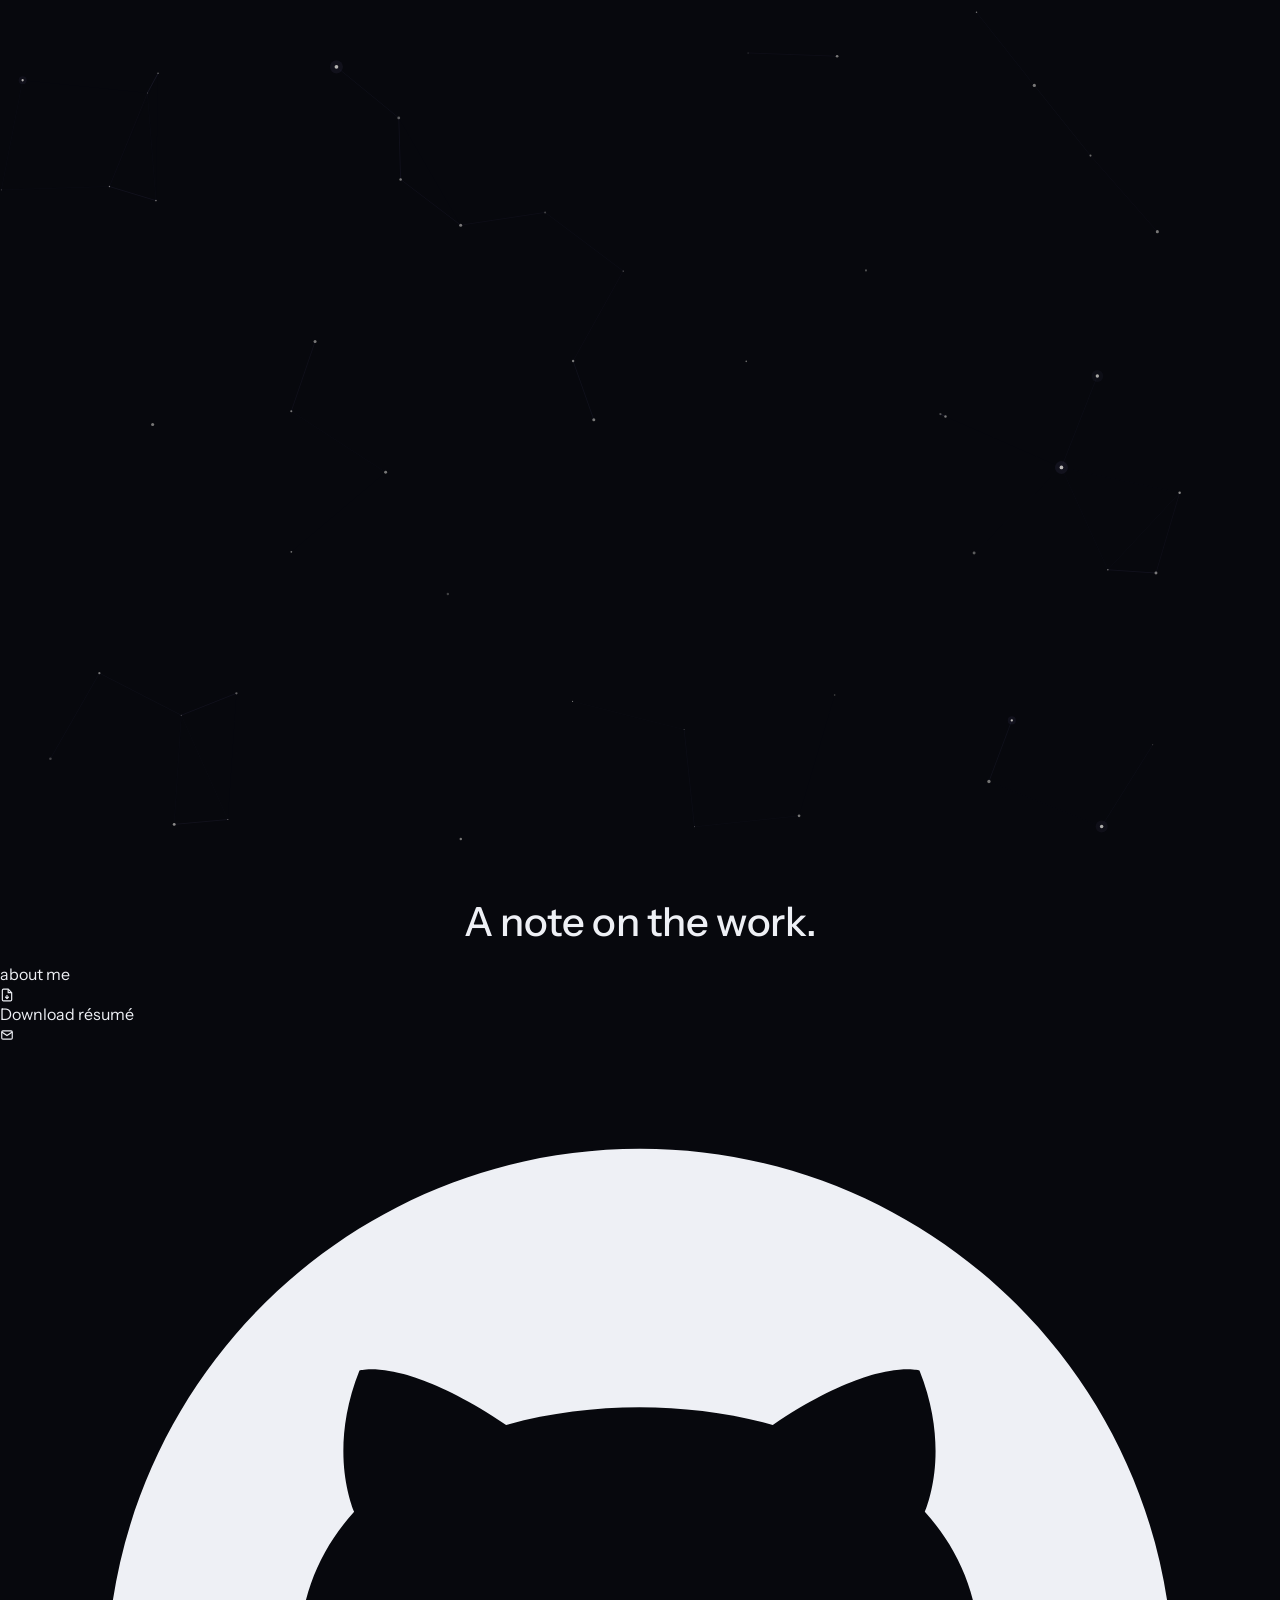
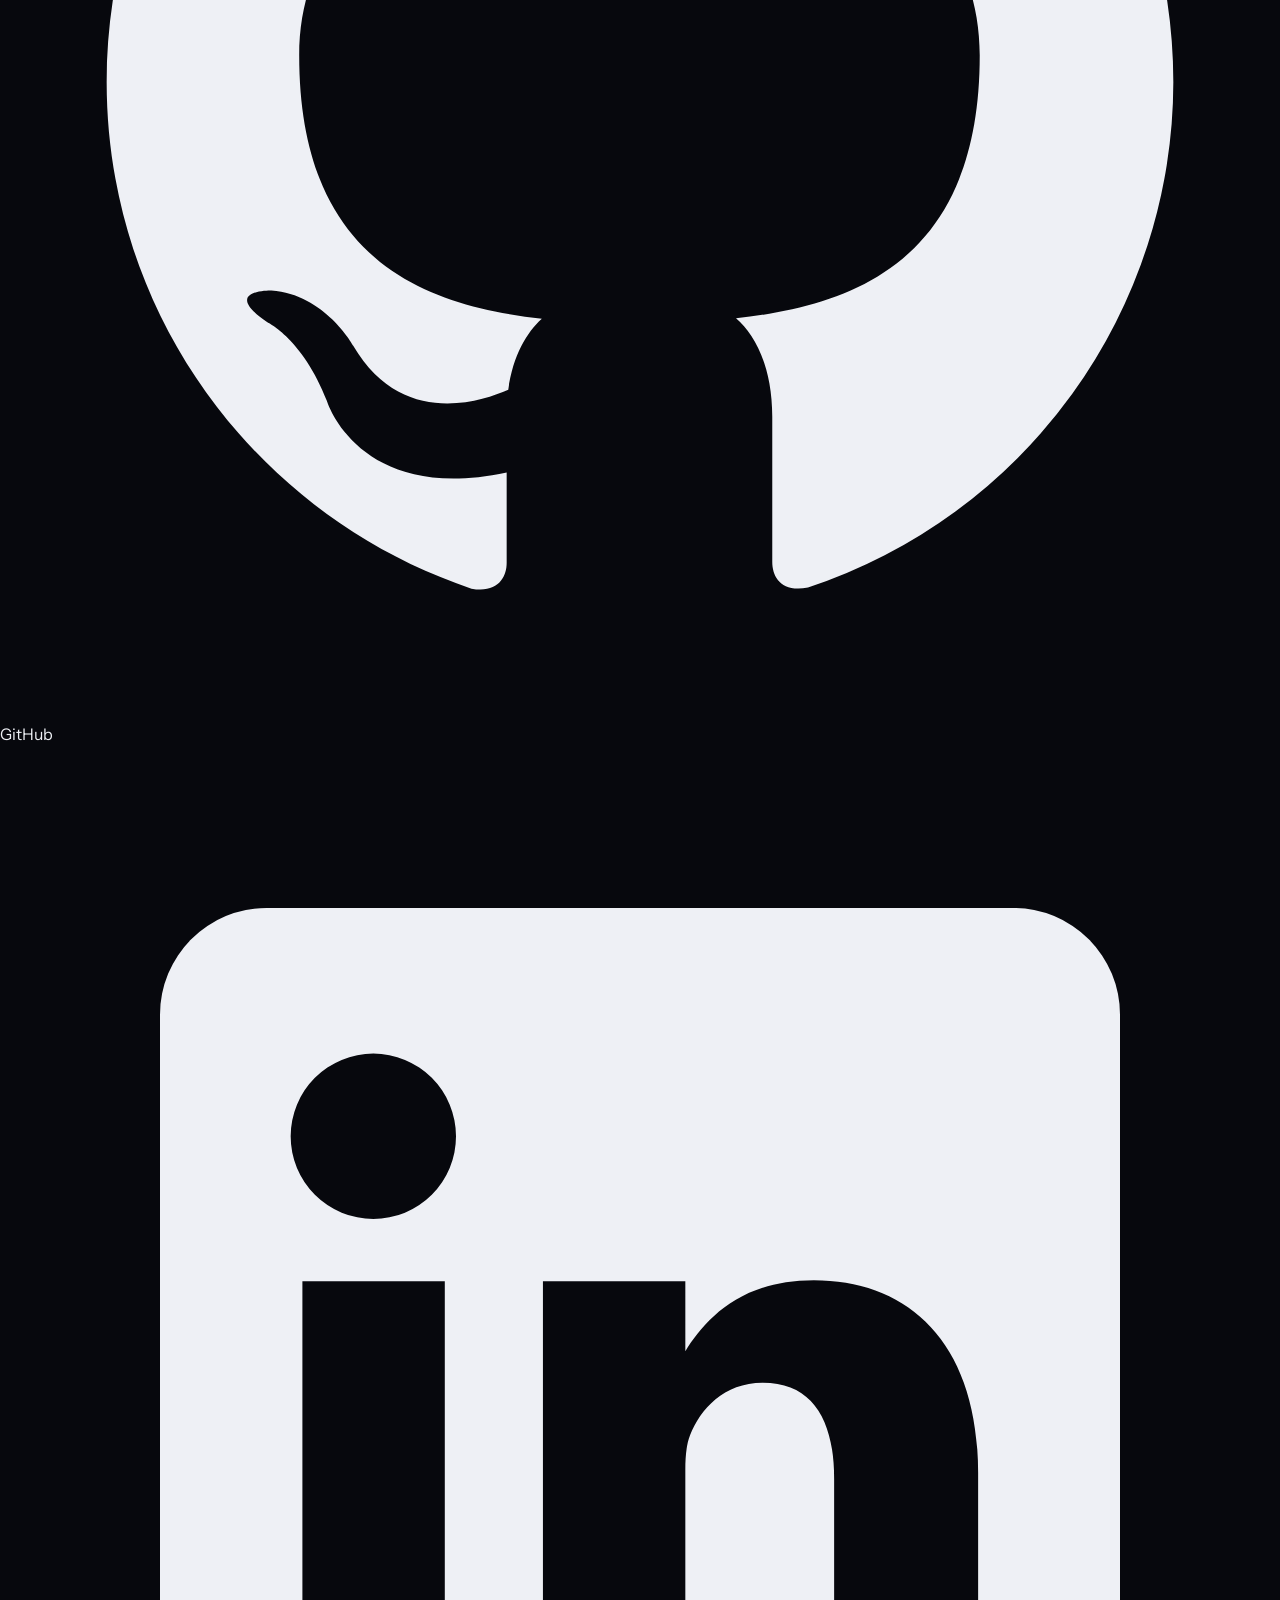
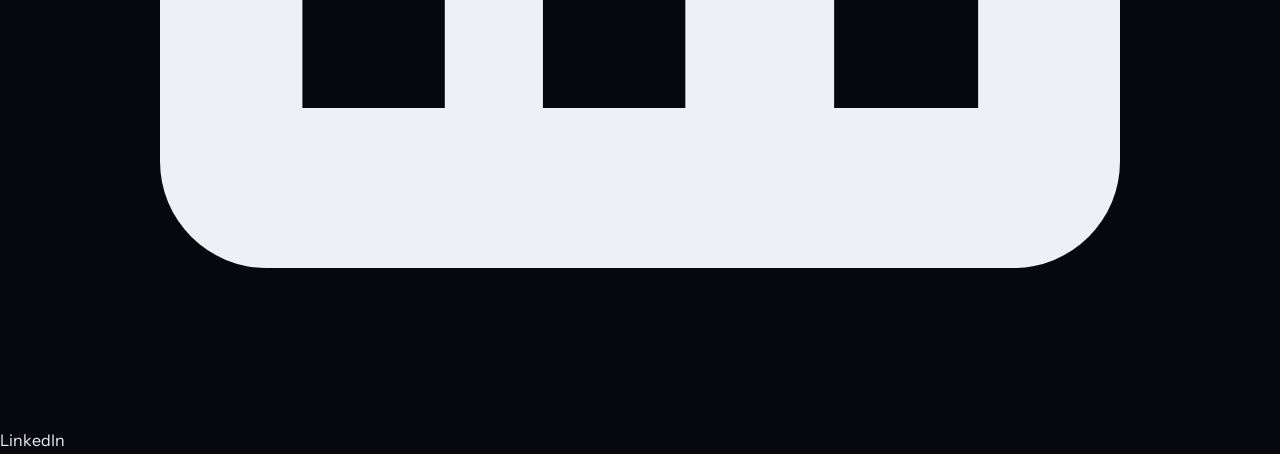
<file: about.html>
<!doctype html>
<html lang="en">
<head>
<meta charset="utf-8" />
<meta name="viewport" content="width=device-width, initial-scale=1" />
<title>About — Eshaan Sharma</title>
<link rel="preconnect" href="https://fonts.googleapis.com">
<link rel="preconnect" href="https://fonts.gstatic.com" crossorigin>
<link href="https://fonts.googleapis.com/css2?family=Cormorant+Garamond:ital,wght@0,300;0,400;1,300;1,400&family=JetBrains+Mono:wght@400;500&family=Geist:wght@300;400;500&display=swap" rel="stylesheet">
<link rel="stylesheet" href="styles.css?v=27">
</head>
<body>
<main>
  <section style="padding: 160px var(--gutter) 40px 24px;">
    <div class="shell" style="text-align: center;">
      <h1 style="font-family: var(--font-sans); font-weight: 500; font-size: clamp(28px, 3.4vw, 40px); line-height: 1.1; letter-spacing: -0.01em; margin-bottom: 18px;">A note on the work.</h1>
    </div>
  </section>

  <div class="section-divider" aria-hidden="true">
    <span class="section-divider__count">about me</span>
  </div>

  <section style="padding: 32px var(--gutter) var(--section);">
    <div class="shell shell--narrow">

      <div class="about-id reveal">
        <div class="about-id__left">
          <div class="about-id__info">
            <div class="about-id__name serif" id="m-name"></div>
            <div class="about-id__role" id="m-role"></div>
            <div class="about-id__loc" id="m-loc"></div>
          </div>
        </div>

        <div class="about-id__divider" aria-hidden="true"></div>

        <div class="about-id__right">
          <a class="about-cta about-cta--primary" href="" id="m-resume">
            <svg viewBox="0 0 24 24" width="14" height="14" fill="none" stroke="currentColor" stroke-width="2"><path d="M14 2H6a2 2 0 0 0-2 2v16a2 2 0 0 0 2 2h12a2 2 0 0 0 2-2V8z"/><path d="M14 2v6h6"/><path d="M12 18v-6"/><path d="m9 15 3 3 3-3"/></svg>
            <span>Download résumé</span>
          </a>
          <a class="about-cta" href="" id="m-email">
            <svg viewBox="0 0 24 24" width="14" height="14" fill="none" stroke="currentColor" stroke-width="2"><rect x="3" y="5" width="18" height="14" rx="2"/><path d="m3 7 9 6 9-6"/></svg>
            <span id="m-email-label"></span>
          </a>
          <div class="about-cta-row">
            <a class="about-cta about-cta--ghost" id="s-gh" target="_blank" aria-label="GitHub">
              <svg viewBox="0 0 24 24" fill="currentColor"><path d="M12 2C6.48 2 2 6.48 2 12c0 4.42 2.87 8.17 6.84 9.5.5.09.66-.22.66-.48v-1.7c-2.78.6-3.37-1.34-3.37-1.34-.45-1.16-1.11-1.47-1.11-1.47-.91-.62.07-.6.07-.6 1 .07 1.53 1.03 1.53 1.03.89 1.52 2.34 1.08 2.91.83.09-.65.35-1.08.63-1.33-2.22-.25-4.55-1.11-4.55-4.94 0-1.09.39-1.99 1.03-2.69-.1-.25-.45-1.27.1-2.65 0 0 .84-.27 2.75 1.02.8-.22 1.65-.33 2.5-.33s1.7.11 2.5.33c1.91-1.29 2.75-1.02 2.75-1.02.55 1.38.2 2.4.1 2.65.64.7 1.03 1.6 1.03 2.69 0 3.84-2.34 4.69-4.57 4.93.36.31.68.92.68 1.85V21c0 .27.16.58.67.48A10 10 0 0 0 22 12c0-5.52-4.48-10-10-10z"/></svg>
              <span>GitHub</span>
            </a>
            <a class="about-cta about-cta--ghost" id="s-li" target="_blank" aria-label="LinkedIn">
              <svg viewBox="0 0 24 24" fill="currentColor"><path d="M19 3a2 2 0 0 1 2 2v14a2 2 0 0 1-2 2H5a2 2 0 0 1-2-2V5a2 2 0 0 1 2-2h14zM8.34 18V10H5.67v8h2.67zM7 8.83a1.55 1.55 0 1 0 0-3.1 1.55 1.55 0 0 0 0 3.1zM18.34 18v-4.4c0-2.47-1.32-3.62-3.08-3.62-1.42 0-2.06.78-2.41 1.33V10h-2.67v8h2.67v-4.47c0-.24.02-.48.09-.65.19-.48.63-.98 1.36-.98.96 0 1.34.73 1.34 1.8V18h2.7z"/></svg>
              <span>LinkedIn</span>
            </a>
          </div>
        </div>
      </div>

      <div class="about-body" id="body"></div>

    </div>
  </section>
</main>

<script src="data.js?v=27"></script>
<script src="layout.js?v=27"></script>
<script>
  const D = window.PORTFOLIO;
  document.getElementById('m-name').textContent = D.identity.name;
  document.getElementById('m-role').textContent = D.identity.role;
  document.getElementById('m-loc').textContent = D.identity.location;
  const eBtn = document.getElementById('m-email');
  eBtn.href = 'mailto:' + D.identity.email;
  document.getElementById('m-email-label').textContent = D.identity.email;
  const gh = document.getElementById('s-gh'); gh.href = D.identity.github;
  const li = document.getElementById('s-li'); li.href = D.identity.linkedin;
  document.getElementById('m-resume').href = D.identity.resume;
  document.getElementById('body').innerHTML = D.about.paragraphs.map((p, i) => `<p class="reveal" style="transition-delay: ${i * 80}ms">${p}</p>`).join('');
  if (window.observeReveal) window.observeReveal();
</script>
</body>
</html>
</file>
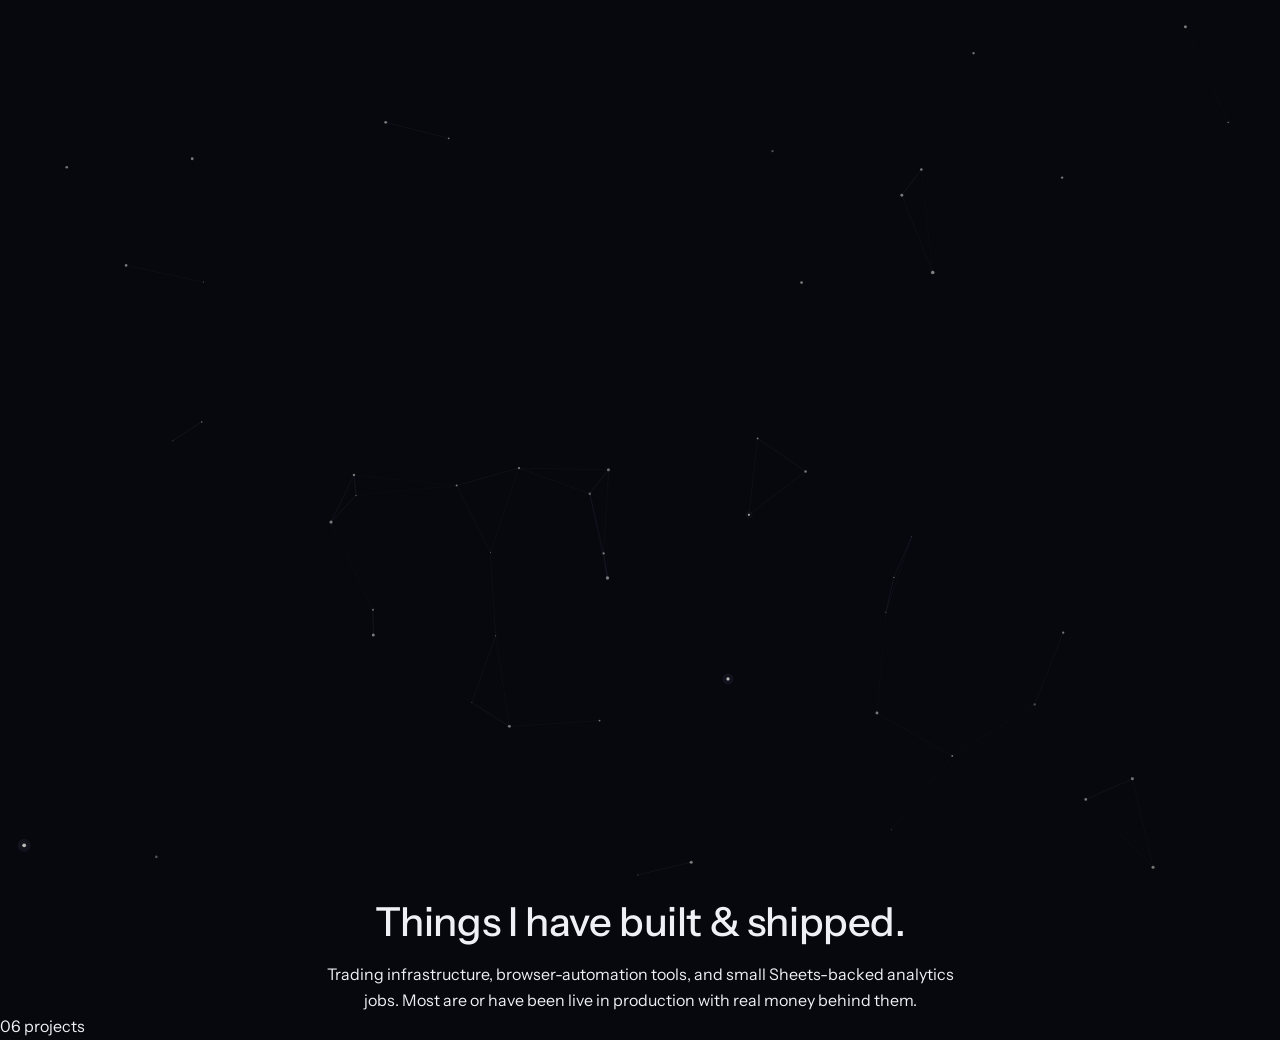
<file: projects.html>
<!doctype html>
<html lang="en">
<head>
<meta charset="utf-8" />
<meta name="viewport" content="width=device-width, initial-scale=1" />
<title>Projects — Eshaan Sharma</title>
<link rel="preconnect" href="https://fonts.googleapis.com">
<link rel="preconnect" href="https://fonts.gstatic.com" crossorigin>
<link href="https://fonts.googleapis.com/css2?family=Cormorant+Garamond:ital,wght@0,300;0,400;1,300;1,400&family=JetBrains+Mono:wght@400;500&family=Geist:wght@300;400;500&display=swap" rel="stylesheet">
<link rel="stylesheet" href="styles.css?v=27">
</head>
<body>
<main>
  <section style="padding: 160px var(--gutter) 40px 24px;">
    <div class="shell" style="text-align: center;">
      <h1 style="font-family: var(--font-sans); font-weight: 500; font-size: clamp(28px, 3.4vw, 40px); line-height: 1.1; letter-spacing: -0.01em; margin-bottom: 18px;">Things I have built &amp; shipped.</h1>
      <p class="lead" style="max-width: 60ch; margin: 0 auto;">Trading infrastructure, browser-automation tools, and small Sheets-backed analytics jobs. Most are or have been live in production with real money behind them.</p>
    </div>
  </section>

  <div class="section-divider" aria-hidden="true">
    <span class="section-divider__count">06 projects</span>
  </div>

  <section style="padding: 32px var(--gutter) var(--section);">
    <div class="shell shell--narrow">
      <div class="proj-grid reveal" id="grid"></div>
    </div>
  </section>
</main>

<script src="data.js?v=27"></script>
<script src="layout.js?v=27"></script>
<script>
  // simple SVG thumb generators per project — stays minimal, on-brand
  const thumbs = {
    rd: `<svg viewBox="0 0 400 200" xmlns="http://www.w3.org/2000/svg">
      <rect width="400" height="200" fill="#14142a"/>
      <g stroke="#a89cf0" stroke-width="0.6" fill="none" opacity="0.5">
        <path d="M20 150 L60 130 L100 140 L140 100 L180 110 L220 70 L260 80 L300 50 L340 60 L380 30"/>
        <path d="M20 170 L60 160 L100 165 L140 150 L180 155 L220 130 L260 135 L300 110 L340 115 L380 90" opacity="0.4"/>
      </g>
      <g fill="#a89cf0">
        <circle cx="60" cy="130" r="2"/><circle cx="140" cy="100" r="2"/><circle cx="220" cy="70" r="3"/><circle cx="300" cy="50" r="2"/><circle cx="380" cy="30" r="2"/>
      </g>
      <text x="20" y="40" font-family="JetBrains Mono" font-size="10" fill="#74717c" letter-spacing="2">RANK · 50ms · 8 ENGINES</text>
    </svg>`,
    sb: `<svg viewBox="0 0 400 200" xmlns="http://www.w3.org/2000/svg">
      <rect width="400" height="200" fill="#14142a"/>
      <g stroke="#a89cf0" stroke-width="0.6" fill="none" opacity="0.5">
        <rect x="40" y="60" width="80" height="80" rx="4"/>
        <rect x="160" y="60" width="80" height="80" rx="4"/>
        <rect x="280" y="60" width="80" height="80" rx="4"/>
        <line x1="120" y1="100" x2="160" y2="100"/>
        <line x1="240" y1="100" x2="280" y2="100"/>
      </g>
      <text x="80" y="105" font-family="JetBrains Mono" font-size="9" fill="#a89cf0" text-anchor="middle">live</text>
      <text x="200" y="105" font-family="JetBrains Mono" font-size="9" fill="#a89cf0" text-anchor="middle">api</text>
      <text x="320" y="105" font-family="JetBrains Mono" font-size="9" fill="#a89cf0" text-anchor="middle">backtest</text>
      <text x="20" y="40" font-family="JetBrains Mono" font-size="10" fill="#74717c" letter-spacing="2">3 DOMAINS · 1 INDICATOR LIB</text>
    </svg>`,
    ks: `<svg viewBox="0 0 400 200" xmlns="http://www.w3.org/2000/svg">
      <rect width="400" height="200" fill="#14142a"/>
      <g stroke="#d4a8e8" stroke-width="0.6" fill="none" opacity="0.5">
        <circle cx="200" cy="110" r="50"/>
        <circle cx="200" cy="110" r="30"/>
        <line x1="200" y1="60" x2="200" y2="160"/>
        <line x1="150" y1="110" x2="250" y2="110"/>
      </g>
      <circle cx="200" cy="110" r="6" fill="#d4a8e8"/>
      <text x="20" y="40" font-family="JetBrains Mono" font-size="10" fill="#74717c" letter-spacing="2">KILL · &lt;5s · TRIGGER → FLAT</text>
    </svg>`,
    se: `<svg viewBox="0 0 400 200" xmlns="http://www.w3.org/2000/svg">
      <rect width="400" height="200" fill="#14142a"/>
      <g fill="#a89cf0" opacity="0.5">
        <rect x="30" y="140" width="20" height="40"/>
        <rect x="60" y="120" width="20" height="60"/>
        <rect x="90" y="100" width="20" height="80"/>
        <rect x="120" y="80" width="20" height="100"/>
        <rect x="150" y="110" width="20" height="70"/>
        <rect x="180" y="90" width="20" height="90"/>
        <rect x="210" y="70" width="20" height="110"/>
        <rect x="240" y="50" width="20" height="130"/>
        <rect x="270" y="80" width="20" height="100"/>
        <rect x="300" y="60" width="20" height="120"/>
        <rect x="330" y="40" width="20" height="140"/>
        <rect x="360" y="70" width="20" height="110"/>
      </g>
      <text x="20" y="30" font-family="JetBrains Mono" font-size="10" fill="#74717c" letter-spacing="2">10-POINT · NIFTY 500 + F&amp;O</text>
    </svg>`,
    oc: `<svg viewBox="0 0 400 200" xmlns="http://www.w3.org/2000/svg">
      <rect width="400" height="200" fill="#14142a"/>
      <g stroke="#a89cf0" stroke-width="0.5" fill="none" opacity="0.5">
        <path d="M0 100 Q50 20 100 100 T200 100 T300 100 T400 100"/>
        <path d="M0 100 Q50 180 100 100 T200 100 T300 100 T400 100" opacity="0.5"/>
      </g>
      <g fill="#d4a8e8">
        <circle cx="100" cy="100" r="2"/><circle cx="200" cy="100" r="3"/><circle cx="300" cy="100" r="2"/>
      </g>
      <text x="20" y="30" font-family="JetBrains Mono" font-size="10" fill="#74717c" letter-spacing="2">OPTION CHAIN · WS · PROTOBUF</text>
    </svg>`,
    ds: `<svg viewBox="0 0 400 200" xmlns="http://www.w3.org/2000/svg">
      <rect width="400" height="200" fill="#14142a"/>
      <g stroke="#a89cf0" stroke-width="0.4" opacity="0.4">
        ${Array.from({length: 8}, (_, i) => `<line x1="0" y1="${30 + i * 22}" x2="400" y2="${30 + i * 22}"/>`).join('')}
        ${Array.from({length: 12}, (_, i) => `<line x1="${i * 35 + 20}" y1="0" x2="${i * 35 + 20}" y2="200"/>`).join('')}
      </g>
      <g fill="#a89cf0">
        ${Array.from({length: 30}, () => {
          const x = Math.floor(Math.random() * 380 + 10);
          const y = Math.floor(Math.random() * 180 + 10);
          const o = (Math.random() * 0.7 + 0.3).toFixed(2);
          return `<circle cx="${x}" cy="${y}" r="2" opacity="${o}"/>`;
        }).join('')}
      </g>
      <text x="20" y="30" font-family="JetBrains Mono" font-size="10" fill="#74717c" letter-spacing="2">DELIVERY % · NSE · LIVE</text>
    </svg>`,
  };

  const githubIcon = `<svg viewBox="0 0 24 24" fill="currentColor"><path d="M12 2C6.48 2 2 6.48 2 12c0 4.42 2.87 8.17 6.84 9.5.5.09.66-.22.66-.48v-1.7c-2.78.6-3.37-1.34-3.37-1.34-.45-1.16-1.11-1.47-1.11-1.47-.91-.62.07-.6.07-.6 1 .07 1.53 1.03 1.53 1.03.89 1.52 2.34 1.08 2.91.83.09-.65.35-1.08.63-1.33-2.22-.25-4.55-1.11-4.55-4.94 0-1.09.39-1.99 1.03-2.69-.1-.25-.45-1.27.1-2.65 0 0 .84-.27 2.75 1.02.8-.22 1.65-.33 2.5-.33s1.7.11 2.5.33c1.91-1.29 2.75-1.02 2.75-1.02.55 1.38.2 2.4.1 2.65.64.7 1.03 1.6 1.03 2.69 0 3.84-2.34 4.69-4.57 4.93.36.31.68.92.68 1.85V21c0 .27.16.58.67.48A10 10 0 0 0 22 12c0-5.52-4.48-10-10-10z"/></svg>`;
  const playIcon = `<svg viewBox="0 0 24 24" fill="currentColor"><path d="M8 5v14l11-7z"/></svg>`;
  const linkIcon = `<svg viewBox="0 0 24 24" fill="none" stroke="currentColor" stroke-width="2"><path d="M10 14a5 5 0 0 1 0-7l3-3a5 5 0 0 1 7 7l-1.5 1.5"/><path d="M14 10a5 5 0 0 1 0 7l-3 3a5 5 0 0 1-7-7l1.5-1.5"/></svg>`;

  document.getElementById('grid').innerHTML = window.PORTFOLIO.projects.map(p => `
    <article class="proj-card">
      <div class="proj-card__thumb">${thumbs[p.thumb] || ''}</div>
      <div class="proj-card__body">
        <div class="proj-card__meta">
          <span>${p.year}</span>
          <span>${p.tagline.length > 60 ? 'flagship' : 'tool'}</span>
        </div>
        <h3 class="proj-card__title">${p.title}</h3>
        <p class="proj-card__tagline">${p.description}</p>
        <div class="proj-card__stack">
          ${p.stack.slice(0, 6).map(s => `<span class="tag">${s}</span>`).join('')}
        </div>
        <div class="proj-card__links">
          <a class="proj-card__link" href="${p.links.github}" target="_blank">${githubIcon}<span>GitHub</span></a>
          <a class="proj-card__link ${p.links.demo === '#' ? 'is-disabled' : ''}" href="${p.links.demo}" target="_blank">${playIcon}<span>Demo</span></a>
          <a class="proj-card__link ${p.links.site === '#' ? 'is-disabled' : ''}" href="${p.links.site}" target="_blank">${linkIcon}<span>Site</span></a>
        </div>
      </div>
    </article>
  `).join('');
</script>
</body>
</html>
</file>
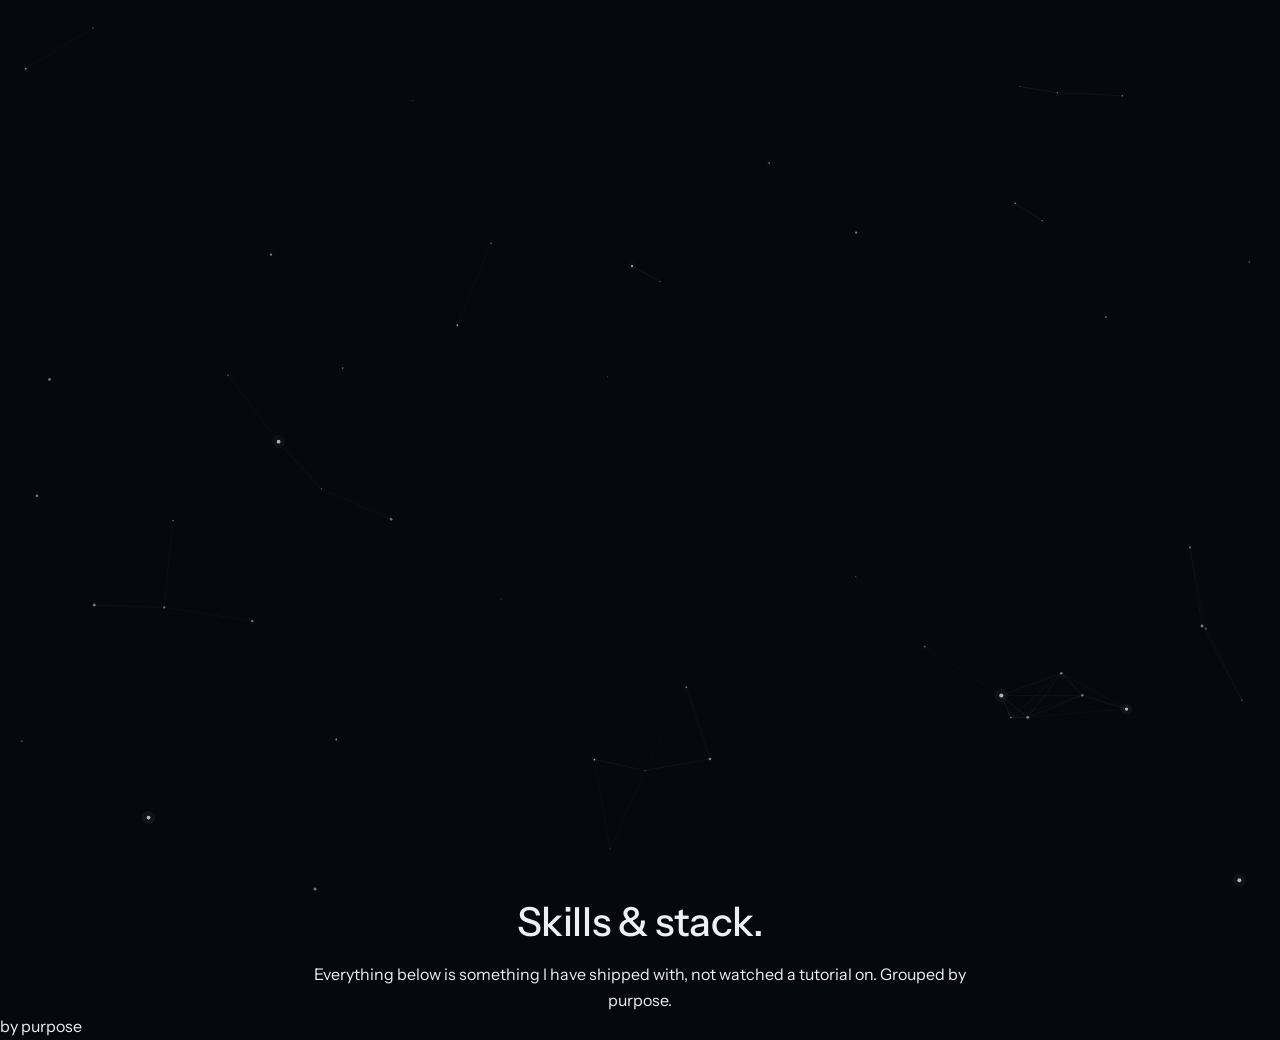
<file: skills.html>
<!doctype html>
<html lang="en">
<head>
<meta charset="utf-8" />
<meta name="viewport" content="width=device-width, initial-scale=1" />
<title>Skills — Eshaan Sharma</title>
<link rel="preconnect" href="https://fonts.googleapis.com">
<link rel="preconnect" href="https://fonts.gstatic.com" crossorigin>
<link href="https://fonts.googleapis.com/css2?family=Cormorant+Garamond:ital,wght@0,300;0,400;1,300;1,400&family=JetBrains+Mono:wght@400;500&family=Geist:wght@300;400;500&display=swap" rel="stylesheet">
<link rel="stylesheet" href="styles.css?v=27">
</head>
<body>
<main>
  <section style="padding: 160px var(--gutter) 40px 24px;">
    <div class="shell" style="text-align: center;">
      <h1 style="font-family: var(--font-sans); font-weight: 500; font-size: clamp(28px, 3.4vw, 40px); line-height: 1.1; letter-spacing: -0.01em; margin-bottom: 18px;">Skills &amp; stack.</h1>
      <p class="lead" style="max-width: 60ch; margin: 0 auto;">Everything below is something I have shipped with, not watched a tutorial on. Grouped by purpose.</p>
    </div>
  </section>

  <div class="section-divider" aria-hidden="true">
    <span class="section-divider__count">by purpose</span>
  </div>

  <section style="padding: 32px var(--gutter) var(--section);">
    <div class="shell shell--narrow">
      <div class="skill-stack reveal" id="stack"></div>
    </div>
  </section>
</main>

<script src="data.js?v=27"></script>
<script src="layout.js?v=27"></script>
<script>
  document.getElementById('stack').innerHTML = window.PORTFOLIO.skills.map(g => `
    <div class="skill-block">
      <div class="skill-block__name serif">${g.group}</div>
      <div class="skill-block__items">
        ${g.items.map(it => `<span class="tag">${it}</span>`).join('')}
      </div>
    </div>
  `).join('');
</script>
</body>
</html>
</file>
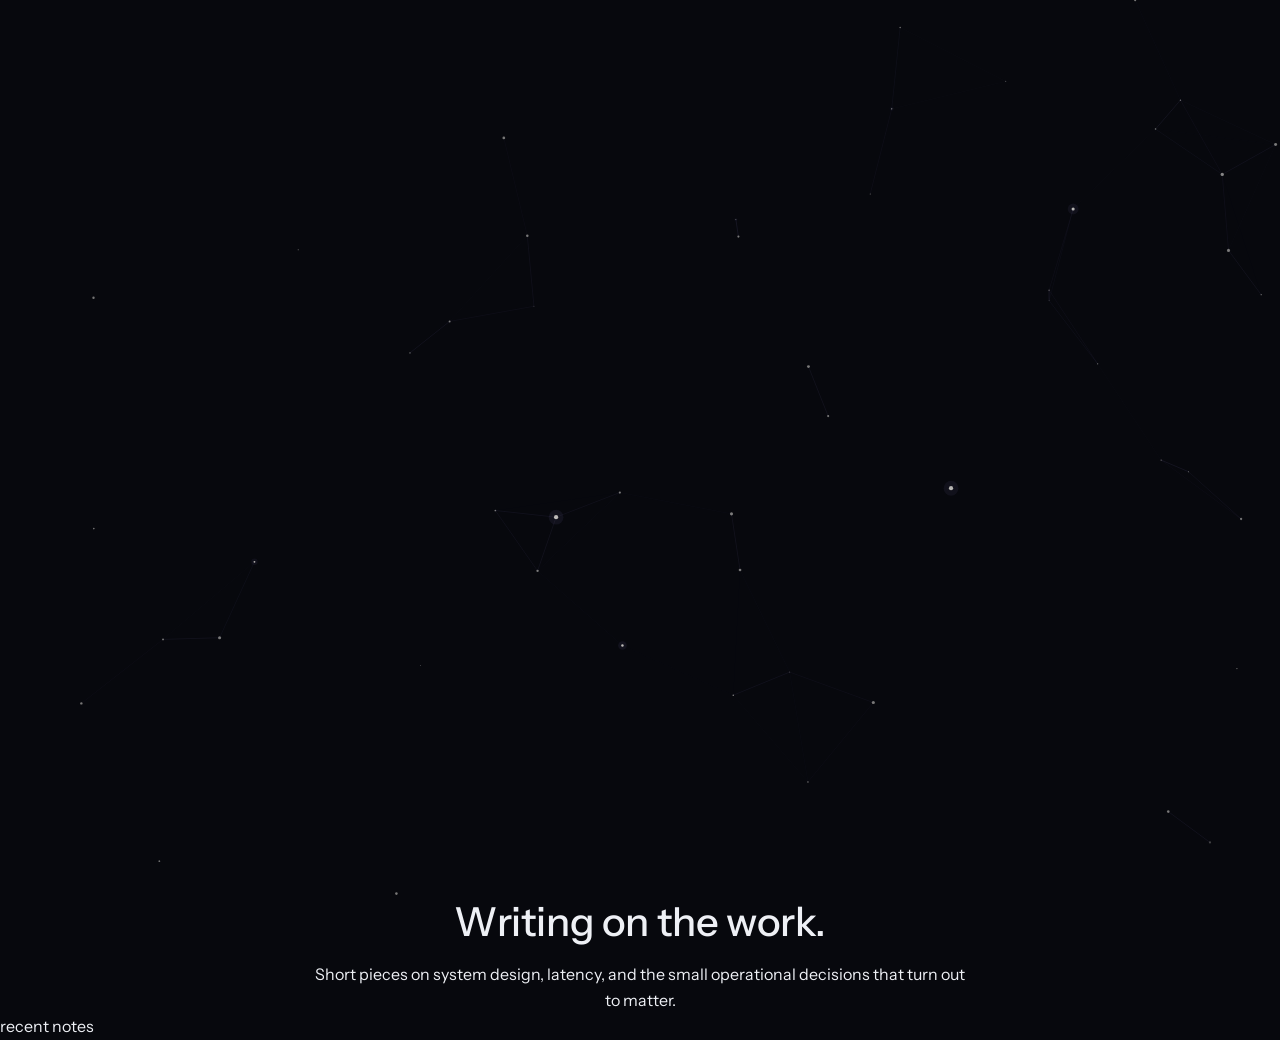
<file: writing.html>
<!doctype html>
<html lang="en">
<head>
<meta charset="utf-8" />
<meta name="viewport" content="width=device-width, initial-scale=1" />
<title>Writing — Eshaan Sharma</title>
<link rel="preconnect" href="https://fonts.googleapis.com">
<link rel="preconnect" href="https://fonts.gstatic.com" crossorigin>
<link href="https://fonts.googleapis.com/css2?family=Cormorant+Garamond:ital,wght@0,300;0,400;1,300;1,400&family=JetBrains+Mono:wght@400;500&family=Geist:wght@300;400;500&display=swap" rel="stylesheet">
<link rel="stylesheet" href="styles.css?v=27">
</head>
<body>
<main>
  <section style="padding: 160px var(--gutter) 40px 24px;">
    <div class="shell" style="text-align: center;">
      <h1 style="font-family: var(--font-sans); font-weight: 500; font-size: clamp(28px, 3.4vw, 40px); line-height: 1.1; letter-spacing: -0.01em; margin-bottom: 18px;">Writing on the work.</h1>
      <p class="lead" style="max-width: 60ch; margin: 0 auto;">Short pieces on system design, latency, and the small operational decisions that turn out to matter.</p>
    </div>
  </section>

  <div class="section-divider" aria-hidden="true">
    <span class="section-divider__count">recent notes</span>
  </div>

  <section style="padding: 32px var(--gutter) var(--section);">
    <div class="shell shell--narrow">
      <div class="reveal" id="notes"></div>
    </div>
  </section>
</main>

<script src="data.js?v=27"></script>
<script src="layout.js?v=27"></script>
<script>
  document.getElementById('notes').innerHTML = window.PORTFOLIO.notes.map(n => `
    <a class="note" href="#${n.slug}">
      <div class="note__date">${n.date}</div>
      <div>
        <div class="note__title serif">${n.title}</div>
        <div class="note__excerpt">${n.excerpt}</div>
        <div class="note__kind">${n.kind}</div>
      </div>
      <div class="note__reading">${n.reading}</div>
    </a>
  `).join('');
</script>
</body>
</html>
</file>
<file: styles.css>
@import "tokens/fonts.css";
@import "tokens/colors.css";
@import "tokens/typography.css";
@import "tokens/spacing.css";
@import "tokens/motion.css";
@import "css/base.css";
@import "css/components.css";
</file>
